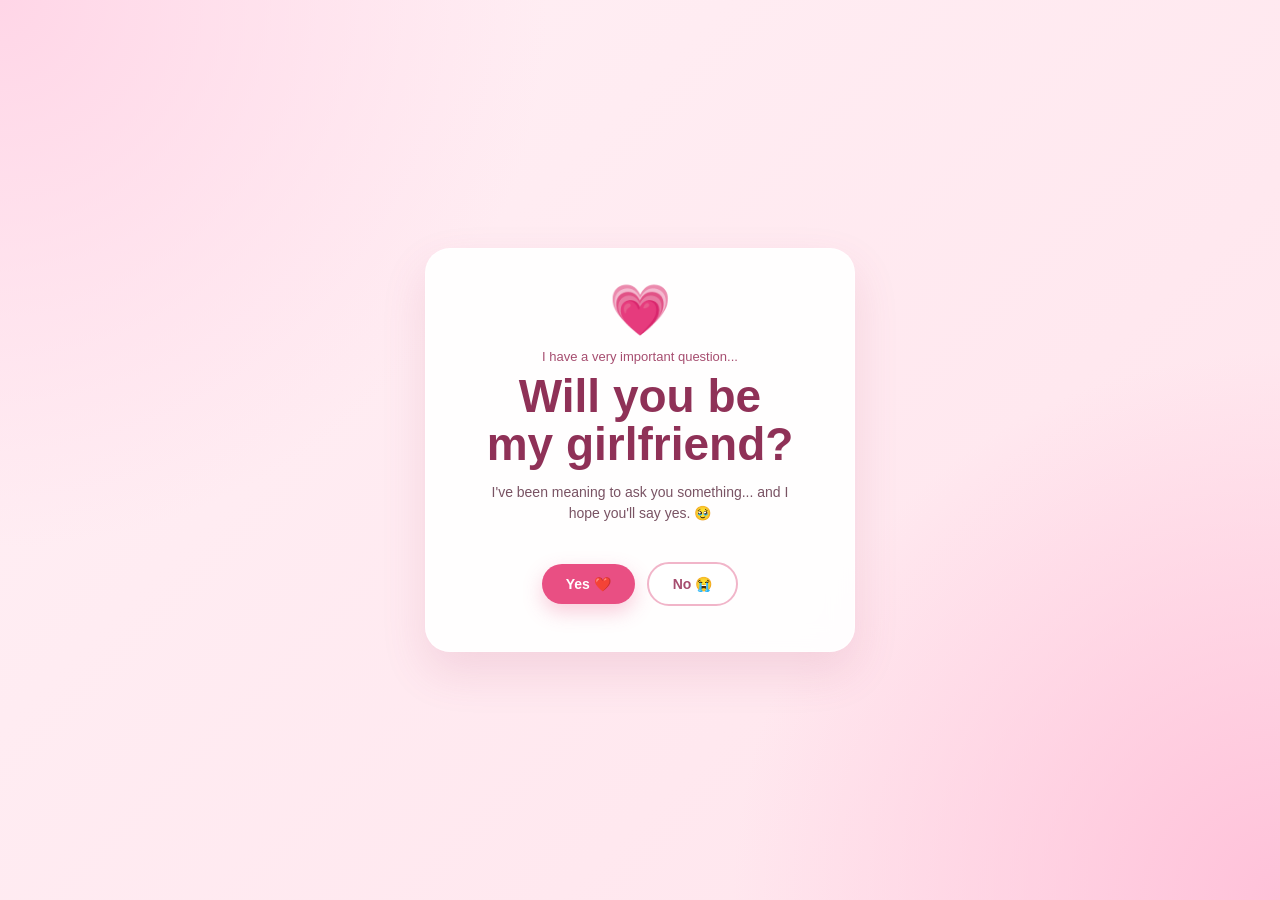
<file: index.html>
<!DOCTYPE html>
<html lang="en">

<head>
    <meta charset="UTF-8">
    <meta name="viewport" content="width=device-width, initial-scale=1.0">

    <title>One Important Question ❤️</title>

    <link rel="stylesheet" href="css/style.css">
</head>

<body class="question-page">

    <!-- Floating hearts -->
    <div class="hearts">
        <span>❤️</span>
        <span>💕</span>
        <span>💗</span>
        <span>💖</span>
        <span>❤️</span>
        <span>💕</span>
    </div>


    <main class="question-container">

        <div class="love-card">

            <div class="emoji">
                💗
            </div>

            <p class="small-text">
                I have a very important question...
            </p>

            <h1>
                Will you be<br>
                my girlfriend?
            </h1>

            <p class="message">
                I've been meaning to ask you something...
                and I hope you'll say yes. 🥹
            </p>

            <div class="buttons">

                <button
                    id="yesButton"
                    class="yes-button"
                >
                    Yes ❤️
                </button>

                <button
                    id="noButton"
                    class="no-button"
                >
                    No 😭
                </button>

            </div>

        </div>

    </main>


    <script src="js/script.js"></script>

</body>

</html>
</file>
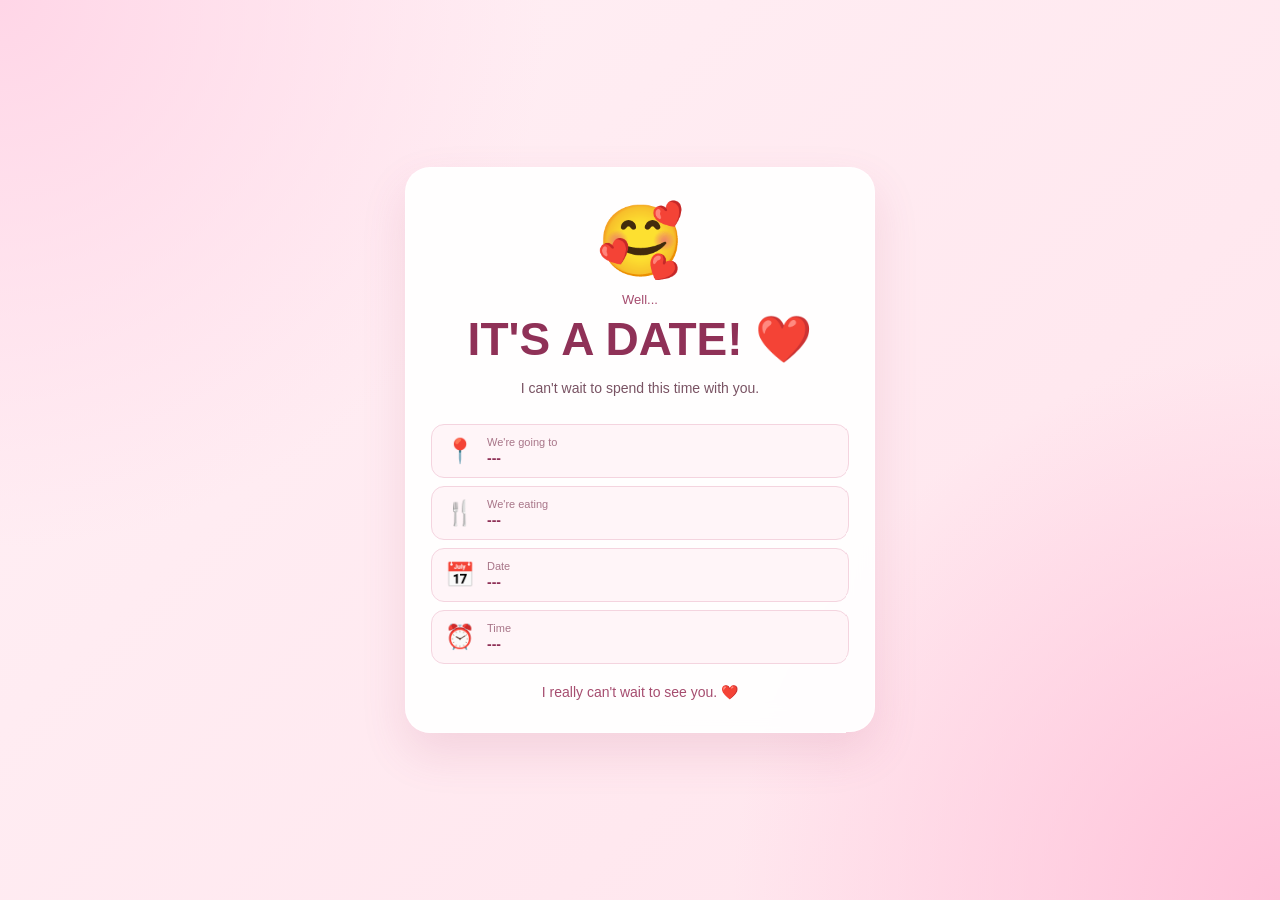
<file: confirmed.html>
<!DOCTYPE html>
<html lang="en">

<head>
    <meta charset="UTF-8">
    <meta name="viewport" content="width=device-width, initial-scale=1.0">

    <title>It's a Date! ❤️</title>

    <link rel="stylesheet" href="css/style.css">
</head>

<body class="question-page">

    <div class="hearts">
        <span>❤️</span>
        <span>💕</span>
        <span>💗</span>
        <span>💖</span>
        <span>❤️</span>
        <span>💕</span>
        <span>💓</span>
        <span>💞</span>
    </div>


    <main class="question-container">

        <div class="love-card confirmation-card">

            <div class="big-heart">
                🥰
            </div>

            <p class="small-text">
                Well...
            </p>

            <h1>
                IT'S A DATE! ❤️
            </h1>

            <p class="message">
                I can't wait to spend this time with you.
            </p>


            <div class="date-summary">

                <div class="summary-item">
                    <span>📍</span>
                    <div>
                        <small>We're going to</small>
                        <strong id="finalLocation">---</strong>
                    </div>
                </div>


                <div class="summary-item">
                    <span>🍴</span>
                    <div>
                        <small>We're eating</small>
                        <strong id="finalFood">---</strong>
                    </div>
                </div>


                <div class="summary-item">
                    <span>📅</span>
                    <div>
                        <small>Date</small>
                        <strong id="finalDate">---</strong>
                    </div>
                </div>


                <div class="summary-item">
                    <span>⏰</span>
                    <div>
                        <small>Time</small>
                        <strong id="finalTime">---</strong>
                    </div>
                </div>

            </div>


            <p class="final-message">
                I really can't wait to see you. ❤️
            </p>

        </div>

    </main>


    <script src="js/script.js"></script>

</body>

</html>
</file>
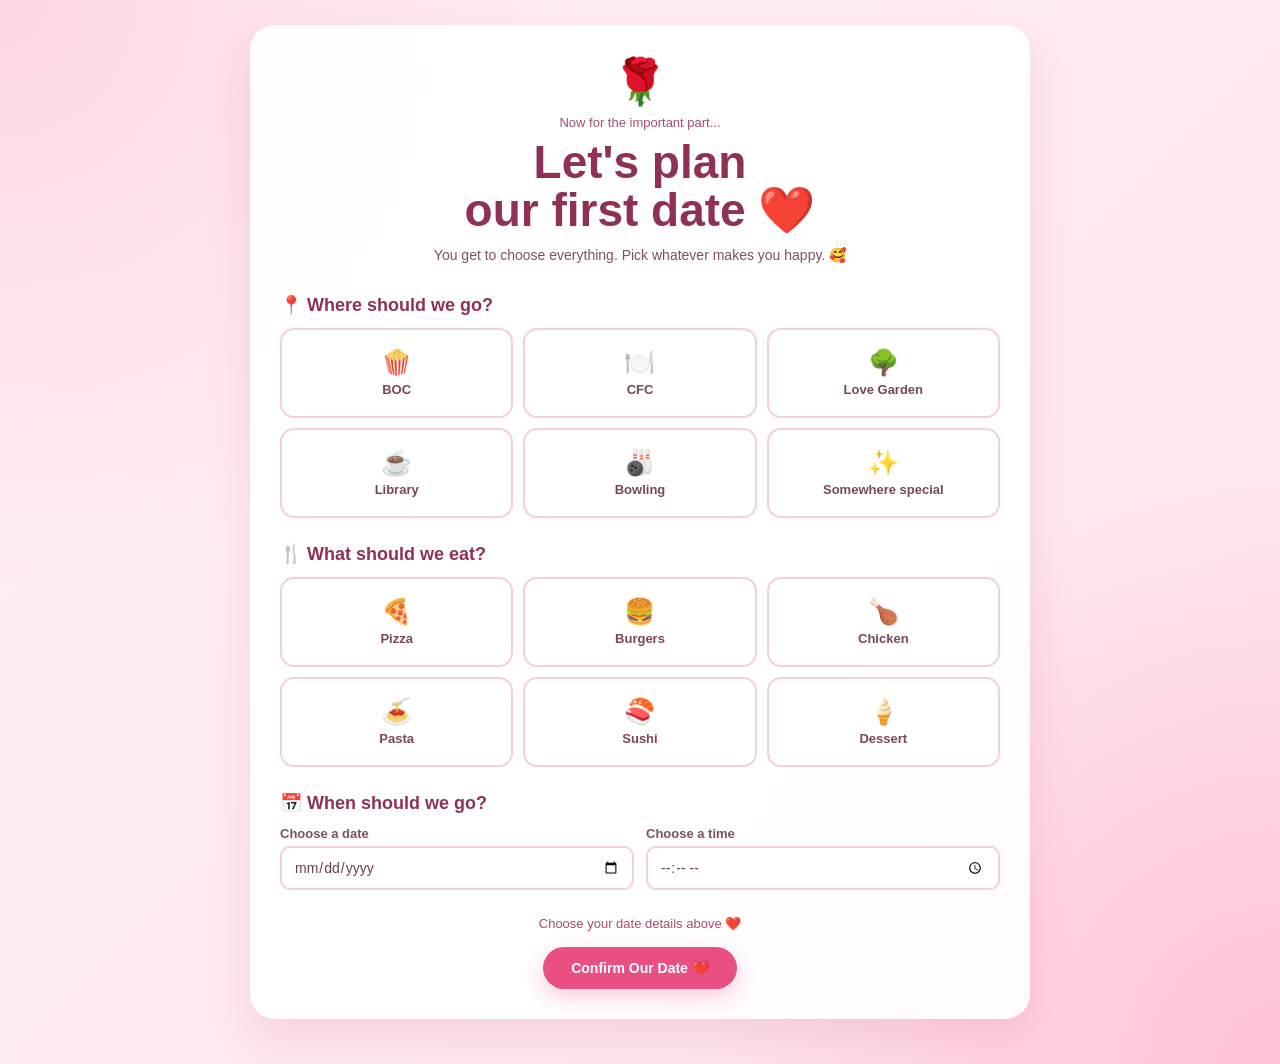
<file: date.html>
<!DOCTYPE html>
<html lang="en">

<head>
    <meta charset="UTF-8">
    <meta name="viewport" content="width=device-width, initial-scale=1.0">

    <title>Our First Date ❤️</title>

    <link rel="stylesheet" href="css/style.css">
</head>

<body class="date-page">

    <!-- Floating hearts -->
    <div class="hearts">
        <span>❤️</span>
        <span>💕</span>
        <span>💗</span>
        <span>💖</span>
        <span>❤️</span>
        <span>💕</span>
    </div>


    <main class="date-container">

        <div class="date-card">

            <!-- Header -->

            <header class="date-header">

                <div class="date-emoji">
                    🌹
                </div>

                <p class="small-text">
                    Now for the important part...
                </p>

                <h1>
                    Let's plan<br>
                    our first date ❤️
                </h1>

                <p class="date-intro">
                    You get to choose everything.
                    Pick whatever makes you happy. 🥰
                </p>

            </header>


            <!-- WHERE -->

            <section class="choice-section">

                <h2>
                    📍 Where should we go?
                </h2>

                <div class="choice-grid">

                    <button
                        class="choice-card"
                        data-type="location"
                        data-value="Cinema"
                    >
                        <span>🍿</span>
                        <strong>BOC</strong>
                    </button>


                    <button
                        class="choice-card"
                        data-type="location"
                        data-value="Restaurant"
                    >
                        <span>🍽️</span>
                        <strong>CFC</strong>
                    </button>


                    <button
                        class="choice-card"
                        data-type="location"
                        data-value="Park"
                    >
                        <span>🌳</span>
                        <strong>Love Garden</strong>
                    </button>


                    <button
                        class="choice-card"
                        data-type="location"
                        data-value="Café"
                    >
                        <span>☕</span>
                        <strong>Library</strong>
                    </button>


                    <button
                        class="choice-card"
                        data-type="location"
                        data-value="Bowling"
                    >
                        <span>🎳</span>
                        <strong>Bowling</strong>
                    </button>


                    <button
                        class="choice-card"
                        data-type="location"
                        data-value="Somewhere special"
                    >
                        <span>✨</span>
                        <strong>Somewhere special</strong>
                    </button>

                </div>

            </section>


            <!-- FOOD -->

            <section class="choice-section">

                <h2>
                    🍴 What should we eat?
                </h2>

                <div class="choice-grid">

                    <button
                        class="choice-card"
                        data-type="food"
                        data-value="Pizza"
                    >
                        <span>🍕</span>
                        <strong>Pizza</strong>
                    </button>


                    <button
                        class="choice-card"
                        data-type="food"
                        data-value="Burgers"
                    >
                        <span>🍔</span>
                        <strong>Burgers</strong>
                    </button>


                    <button
                        class="choice-card"
                        data-type="food"
                        data-value="Chicken"
                    >
                        <span>🍗</span>
                        <strong>Chicken</strong>
                    </button>


                    <button
                        class="choice-card"
                        data-type="food"
                        data-value="Pasta"
                    >
                        <span>🍝</span>
                        <strong>Pasta</strong>
                    </button>


                    <button
                        class="choice-card"
                        data-type="food"
                        data-value="Sushi"
                    >
                        <span>🍣</span>
                        <strong>Sushi</strong>
                    </button>


                    <button
                        class="choice-card"
                        data-type="food"
                        data-value="Dessert"
                    >
                        <span>🍦</span>
                        <strong>Dessert</strong>
                    </button>

                </div>

            </section>


            <!-- DATE -->

            <section class="choice-section">

                <h2>
                    📅 When should we go?
                </h2>

                <div class="date-inputs">

                    <div class="input-group">

                        <label for="date">
                            Choose a date
                        </label>

                        <input
                            type="date"
                            id="date"
                        >

                    </div>


                    <div class="input-group">

                        <label for="time">
                            Choose a time
                        </label>

                        <input
                            type="time"
                            id="time"
                        >

                    </div>

                </div>

            </section>


            <!-- CONFIRM -->

            <section class="confirm-section">

                <p id="selectionMessage">
                    Choose your date details above ❤️
                </p>

                <button
                    id="confirmButton"
                    class="confirm-button"
                >
                    Confirm Our Date ❤️
                </button>

            </section>

        </div>

    </main>


    <script src="js/script.js"></script>

</body>

</html>
</file>
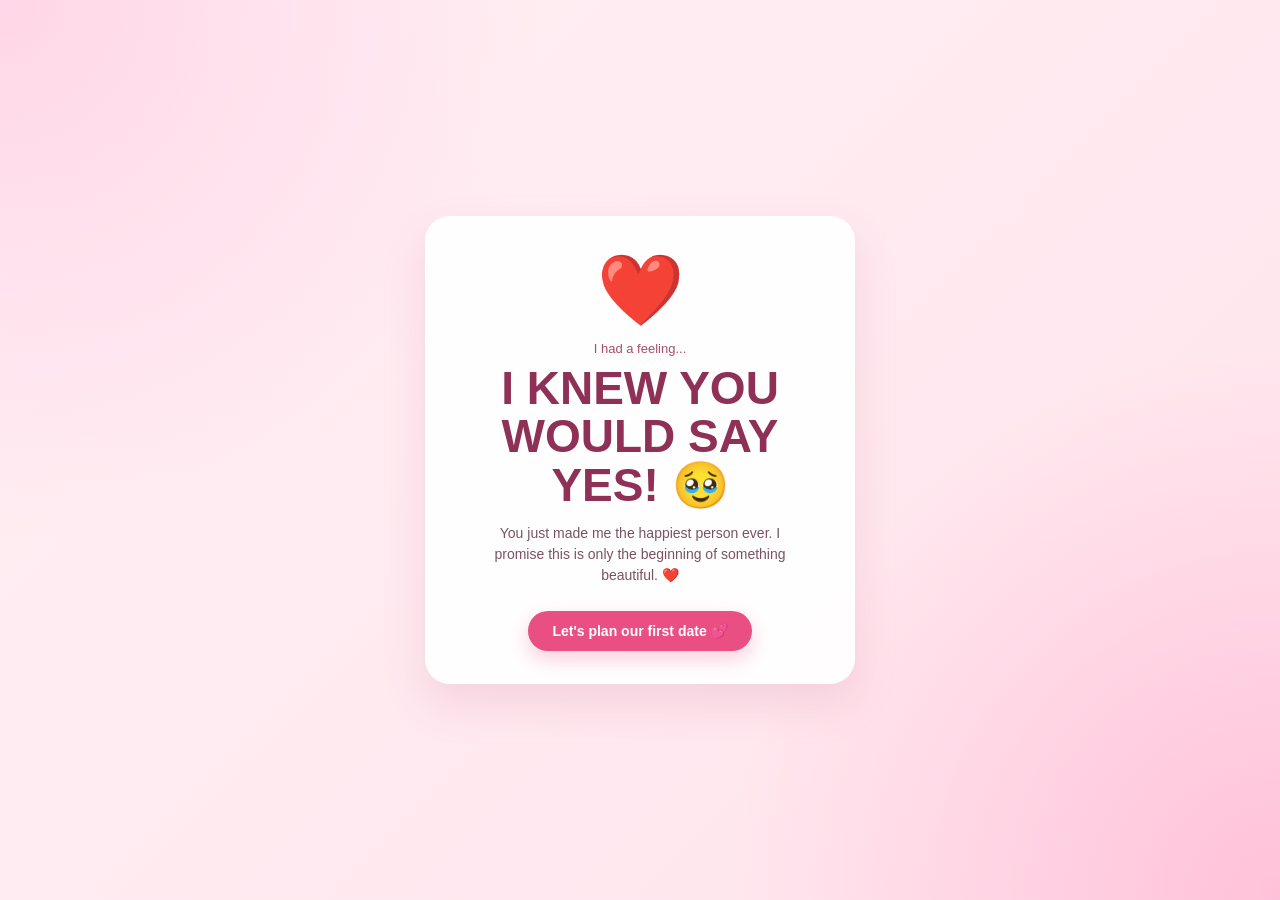
<file: yes.html>
<!DOCTYPE html>
<html lang="en">

<head>
    <meta charset="UTF-8">
    <meta name="viewport" content="width=device-width, initial-scale=1.0">

    <title>I Knew It ❤️</title>

    <link rel="stylesheet" href="css/style.css">
</head>

<body class="question-page">

    <!-- Floating hearts -->
    <div class="hearts">
        <span>❤️</span>
        <span>💕</span>
        <span>💗</span>
        <span>💖</span>
        <span>❤️</span>
        <span>💕</span>
        <span>💓</span>
        <span>💞</span>
    </div>


    <main class="question-container">

        <div class="love-card celebration-card">

            <div class="big-heart">
                ❤️
            </div>

            <p class="small-text">
                I had a feeling...
            </p>

            <h1>
                I KNEW YOU<br>
                WOULD SAY YES! 🥹
            </h1>

            <p class="message">
                You just made me the happiest person ever.
                I promise this is only the beginning of something beautiful. ❤️
            </p>

            <button
                id="continueButton"
                class="yes-button"
            >
                Let's plan our first date 💕
            </button>

        </div>

    </main>


    <script src="js/script.js"></script>

</body>

</html>
</file>
<file: css/style.css>
* {
    margin: 0;
    padding: 0;
    box-sizing: border-box;
}

html {
    width: 100%;
    min-height: 100%;
}

body {
    width: 100%;
    min-height: 100vh;

    font-family: Arial, Helvetica, sans-serif;

    color: #6d3c50;

    background:
        radial-gradient(
            circle at top left,
            #ffd6e7,
            transparent 35%
        ),
        radial-gradient(
            circle at bottom right,
            #ffc1d9,
            transparent 35%
        ),
        linear-gradient(
            135deg,
            #fff0f5,
            #ffe4ec
        );

    overflow-x: hidden;
}


/* ========================================
   FIXED PAGES
======================================== */

.question-page {
    overflow: hidden;
}


/* ========================================
   FLOATING HEARTS
======================================== */

.hearts {
    position: fixed;
    inset: 0;
    pointer-events: none;
    overflow: hidden;
    z-index: 1;
}

.hearts span {
    position: absolute;
    bottom: -50px;

    font-size: 22px;
    opacity: 0.45;

    animation: floatHeart 8s linear infinite;
}

.hearts span:nth-child(1) {
    left: 10%;
    animation-delay: 0s;
}

.hearts span:nth-child(2) {
    left: 25%;
    animation-delay: 2s;
}

.hearts span:nth-child(3) {
    left: 45%;
    animation-delay: 4s;
}

.hearts span:nth-child(4) {
    left: 65%;
    animation-delay: 1s;
}

.hearts span:nth-child(5) {
    left: 80%;
    animation-delay: 3s;
}

.hearts span:nth-child(6) {
    left: 90%;
    animation-delay: 5s;
}

.hearts span:nth-child(7) {
    left: 35%;
    animation-delay: 1.5s;
}

.hearts span:nth-child(8) {
    left: 55%;
    animation-delay: 3.5s;
}


/* ========================================
   QUESTION / YES / CONFIRMATION PAGES
======================================== */

.question-container {
    width: 100%;
    min-height: 100vh;

    display: flex;
    align-items: center;
    justify-content: center;

    padding: 15px;

    position: relative;
    z-index: 2;
}


/* ========================================
   MAIN CARD
======================================== */

.love-card {
    width: min(430px, 100%);

    padding: 32px 25px;

    text-align: center;

    background: rgba(255, 255, 255, 0.92);

    border: 1px solid rgba(255, 255, 255, 0.9);

    border-radius: 25px;

    box-shadow:
        0 20px 45px
        rgba(180, 70, 110, 0.14);

    backdrop-filter: blur(12px);

    animation: cardAppear 0.7s ease;
}


/* ========================================
   QUESTION PAGE CONTENT
======================================== */

.emoji {
    font-size: 50px;
    margin-bottom: 10px;

    animation: heartbeat 1.5s infinite;
}

.small-text {
    color: #a64d6f;

    font-size: 13px;

    margin-bottom: 8px;
}

h1 {
    color: #8f3157;

    font-size: clamp(32px, 7vw, 46px);

    line-height: 1.05;

    margin-bottom: 14px;

    font-weight: 800;
}

.message {
    color: #795363;

    font-size: 14px;

    line-height: 1.5;

    max-width: 330px;

    margin: 0 auto 25px;
}


/* ========================================
   BUTTONS
======================================== */

.buttons {
    display: flex;
    align-items: center;
    justify-content: center;

    gap: 12px;

    min-height: 48px;

    position: relative;
}

button {
    border: none;

    font-family: inherit;

    font-size: 14px;

    font-weight: 700;

    cursor: pointer;

    border-radius: 50px;

    padding: 12px 24px;

    transition:
        transform 0.2s ease,
        box-shadow 0.2s ease;
}


/* YES */

.yes-button {
    background: #e94f83;

    color: white;

    box-shadow:
        0 8px 20px
        rgba(233, 79, 131, 0.28);
}

.yes-button:hover {
    transform:
        translateY(-2px)
        scale(1.03);

    box-shadow:
        0 12px 25px
        rgba(233, 79, 131, 0.35);
}


/* NO */

.no-button {
    background: white;

    color: #a64d6f;

    border:
        2px solid
        #f1b5c9;

    position: relative;

    z-index: 10;
}

.no-button:hover {
    background: #fff5f8;
}


/* ========================================
   YES PAGE
======================================== */

.big-heart {
    font-size: 70px;

    margin-bottom: 10px;

    animation: bigHeartbeat 1.2s infinite;
}

.celebration-card h1 {
    animation:
        textAppear 1s ease 0.2s both;
}

.celebration-card .message {
    animation:
        textAppear 1s ease 0.4s both;
}

.celebration-card button {
    animation:
        textAppear 1s ease 0.6s both;
}


/* ========================================
   DATE PAGE
======================================== */

.date-page {
    overflow-x: hidden;
    overflow-y: auto;
}

.date-container {
    width: 100%;
    min-height: 100vh;

    display: flex;
    justify-content: center;
    align-items: flex-start;

    padding: 25px 15px 45px;

    position: relative;
    z-index: 2;
}

.date-card {
    width: min(780px, 100%);

    padding: 30px;

    background: rgba(255, 255, 255, 0.92);

    border-radius: 25px;

    box-shadow:
        0 20px 45px
        rgba(180, 70, 110, 0.14);

    backdrop-filter: blur(12px);

    animation: cardAppear 0.7s ease;
}


/* ========================================
   DATE HEADER
======================================== */

.date-header {
    text-align: center;
    margin-bottom: 28px;
}

.date-emoji {
    font-size: 45px;
    margin-bottom: 7px;

    animation: heartbeat 1.5s infinite;
}

.date-header h1 {
    margin-bottom: 10px;
}

.date-intro {
    color: #795363;

    font-size: 14px;

    max-width: 450px;

    margin: auto;

    line-height: 1.5;
}


/* ========================================
   CHOICE SECTIONS
======================================== */

.choice-section {
    margin-bottom: 25px;
}

.choice-section h2 {
    color: #8f3157;

    font-size: 18px;

    margin-bottom: 12px;
}


/* ========================================
   CHOICE GRID
======================================== */

.choice-grid {
    display: grid;

    grid-template-columns:
        repeat(3, 1fr);

    gap: 10px;
}


/* ========================================
   CHOICE CARD
======================================== */

.choice-card {
    width: 100%;

    min-height: 90px;

    padding: 10px 6px;

    background: white;

    border:
        2px solid
        #f2d0dc;

    border-radius: 14px;

    color: #79465a;

    display: flex;

    flex-direction: column;

    align-items: center;

    justify-content: center;

    gap: 5px;

    cursor: pointer;

    transition:
        transform 0.2s ease,
        border-color 0.2s ease,
        background 0.2s ease,
        box-shadow 0.2s ease;
}

.choice-card span {
    font-size: 25px;
}

.choice-card strong {
    font-size: 13px;
    text-align: center;
}

.choice-card:hover {
    transform: translateY(-2px);

    border-color: #e94f83;

    box-shadow:
        0 6px 15px
        rgba(233, 79, 131, 0.12);
}

.choice-card.selected {
    background: #fff0f5;

    border-color: #e94f83;

    transform: translateY(-2px);

    box-shadow:
        0 6px 15px
        rgba(233, 79, 131, 0.16);
}


/* ========================================
   DATE / TIME INPUTS
======================================== */

.date-inputs {
    display: grid;

    grid-template-columns:
        1fr 1fr;

    gap: 12px;
}

.input-group {
    display: flex;

    flex-direction: column;

    gap: 5px;
}

.input-group label {
    color: #795363;

    font-size: 13px;

    font-weight: 700;
}

.input-group input {
    width: 100%;

    min-height: 44px;

    padding: 10px 12px;

    border:
        2px solid
        #f2d0dc;

    border-radius: 10px;

    background: white;

    color: #6d3c50;

    font-family: inherit;

    font-size: 14px;

    outline: none;
}

.input-group input:focus {
    border-color: #e94f83;

    box-shadow:
        0 0 0 3px
        rgba(233, 79, 131, 0.1);
}


/* ========================================
   CONFIRM
======================================== */

.confirm-section {
    text-align: center;

    padding-top: 0;
}

#selectionMessage {
    color: #a64d6f;

    font-size: 13px;

    line-height: 1.4;

    margin-bottom: 14px;
}

.confirm-button {
    background: #e94f83;

    color: white;

    padding: 13px 28px;

    box-shadow:
        0 8px 20px
        rgba(233, 79, 131, 0.28);
}

.confirm-button:hover {
    transform: translateY(-2px);

    box-shadow:
        0 12px 25px
        rgba(233, 79, 131, 0.35);
}


/* ========================================
   FINAL CONFIRMATION PAGE
======================================== */

.confirmation-card {
    width: min(470px, 100%);
}

.date-summary {
    display: flex;

    flex-direction: column;

    gap: 8px;

    margin: 20px auto;
}

.summary-item {
    display: flex;

    align-items: center;

    gap: 12px;

    text-align: left;

    padding: 11px 13px;

    background: #fff5f8;

    border:
        1px solid
        #f4d4df;

    border-radius: 13px;
}

.summary-item > span {
    font-size: 24px;
}

.summary-item div {
    display: flex;

    flex-direction: column;

    gap: 2px;
}

.summary-item small {
    color: #a87588;

    font-size: 11px;
}

.summary-item strong {
    color: #8f3157;

    font-size: 14px;
}

.final-message {
    color: #a64d6f;

    font-size: 14px;

    margin-top: 16px;
}


/* ========================================
   ANIMATIONS
======================================== */

@keyframes heartbeat {
    0%,
    100% {
        transform: scale(1);
    }

    50% {
        transform: scale(1.12);
    }
}

@keyframes bigHeartbeat {
    0%,
    100% {
        transform: scale(1);
    }

    15% {
        transform: scale(1.15);
    }

    30% {
        transform: scale(1);
    }

    45% {
        transform: scale(1.1);
    }

    60% {
        transform: scale(1);
    }
}

@keyframes floatHeart {
    0% {
        transform:
            translateY(0)
            rotate(0deg);

        opacity: 0;
    }

    20% {
        opacity: 0.45;
    }

    100% {
        transform:
            translateY(-110vh)
            rotate(30deg);

        opacity: 0;
    }
}

@keyframes cardAppear {
    from {
        opacity: 0;

        transform:
            translateY(20px)
            scale(0.97);
    }

    to {
        opacity: 1;

        transform:
            translateY(0)
            scale(1);
    }
}

@keyframes textAppear {
    from {
        opacity: 0;

        transform:
            translateY(10px);
    }

    to {
        opacity: 1;

        transform:
            translateY(0);
    }
}


/* ========================================
   TABLET
======================================== */

@media (max-width: 700px) {

    .date-container {
        padding:
            20px
            12px
            35px;
    }

    .date-card {
        padding:
            25px
            20px;
    }

    .choice-grid {
        grid-template-columns:
            repeat(2, 1fr);
    }
}


/* ========================================
   MOBILE
======================================== */

@media (max-width: 500px) {

    .question-container {
        padding: 12px;
    }

    .love-card {
        padding:
            28px
            20px;

        border-radius: 22px;
    }

    h1 {
        font-size: 34px;
    }

    .emoji {
        font-size: 45px;
    }

    .big-heart {
        font-size: 65px;
    }

    .message {
        font-size: 13px;
        margin-bottom: 20px;
    }

    .buttons {
        gap: 8px;
    }

    button {
        padding:
            11px
            20px;
    }


    /* DATE */

    .date-container {
        padding:
            12px
            8px
            30px;
    }

    .date-card {
        padding:
            22px
            15px;

        border-radius: 20px;
    }

    .date-header {
        margin-bottom: 24px;
    }

    .date-emoji {
        font-size: 42px;
    }

    .date-header h1 {
        font-size: 32px;
    }

    .date-intro {
        font-size: 13px;
    }

    .choice-section {
        margin-bottom: 22px;
    }

    .choice-section h2 {
        font-size: 17px;
    }

    .choice-grid {
        grid-template-columns:
            repeat(2, 1fr);

        gap: 8px;
    }

    .choice-card {
        min-height: 85px;
    }

    .choice-card span {
        font-size: 24px;
    }

    .choice-card strong {
        font-size: 12px;
    }

    .date-inputs {
        grid-template-columns: 1fr;
    }

    .confirm-button {
        width: 100%;
    }
}


/* ========================================
   VERY SMALL PHONES
======================================== */

@media (max-width: 350px) {

    .love-card {
        padding:
            24px
            16px;
    }

    h1 {
        font-size: 30px;
    }

    .date-card {
        padding:
            18px
            10px;
    }

    .choice-grid {
        gap: 6px;
    }

    .choice-card {
        min-height: 80px;
    }

    .choice-card span {
        font-size: 22px;
    }

    .choice-card strong {
        font-size: 11px;
    }
}

/* ========================================
   SAFE NO BUTTON
======================================== */

.question-page .buttons {
    position: relative;
    min-height: 70px;
}

.question-page .no-button {
    position: relative;
    z-index: 20;
    transition:
        left 0.15s ease,
        top 0.15s ease,
        transform 0.15s ease;
}

@media (max-width: 500px) {

    .question-page .buttons {
        min-height: 75px;
    }

}
</file>
